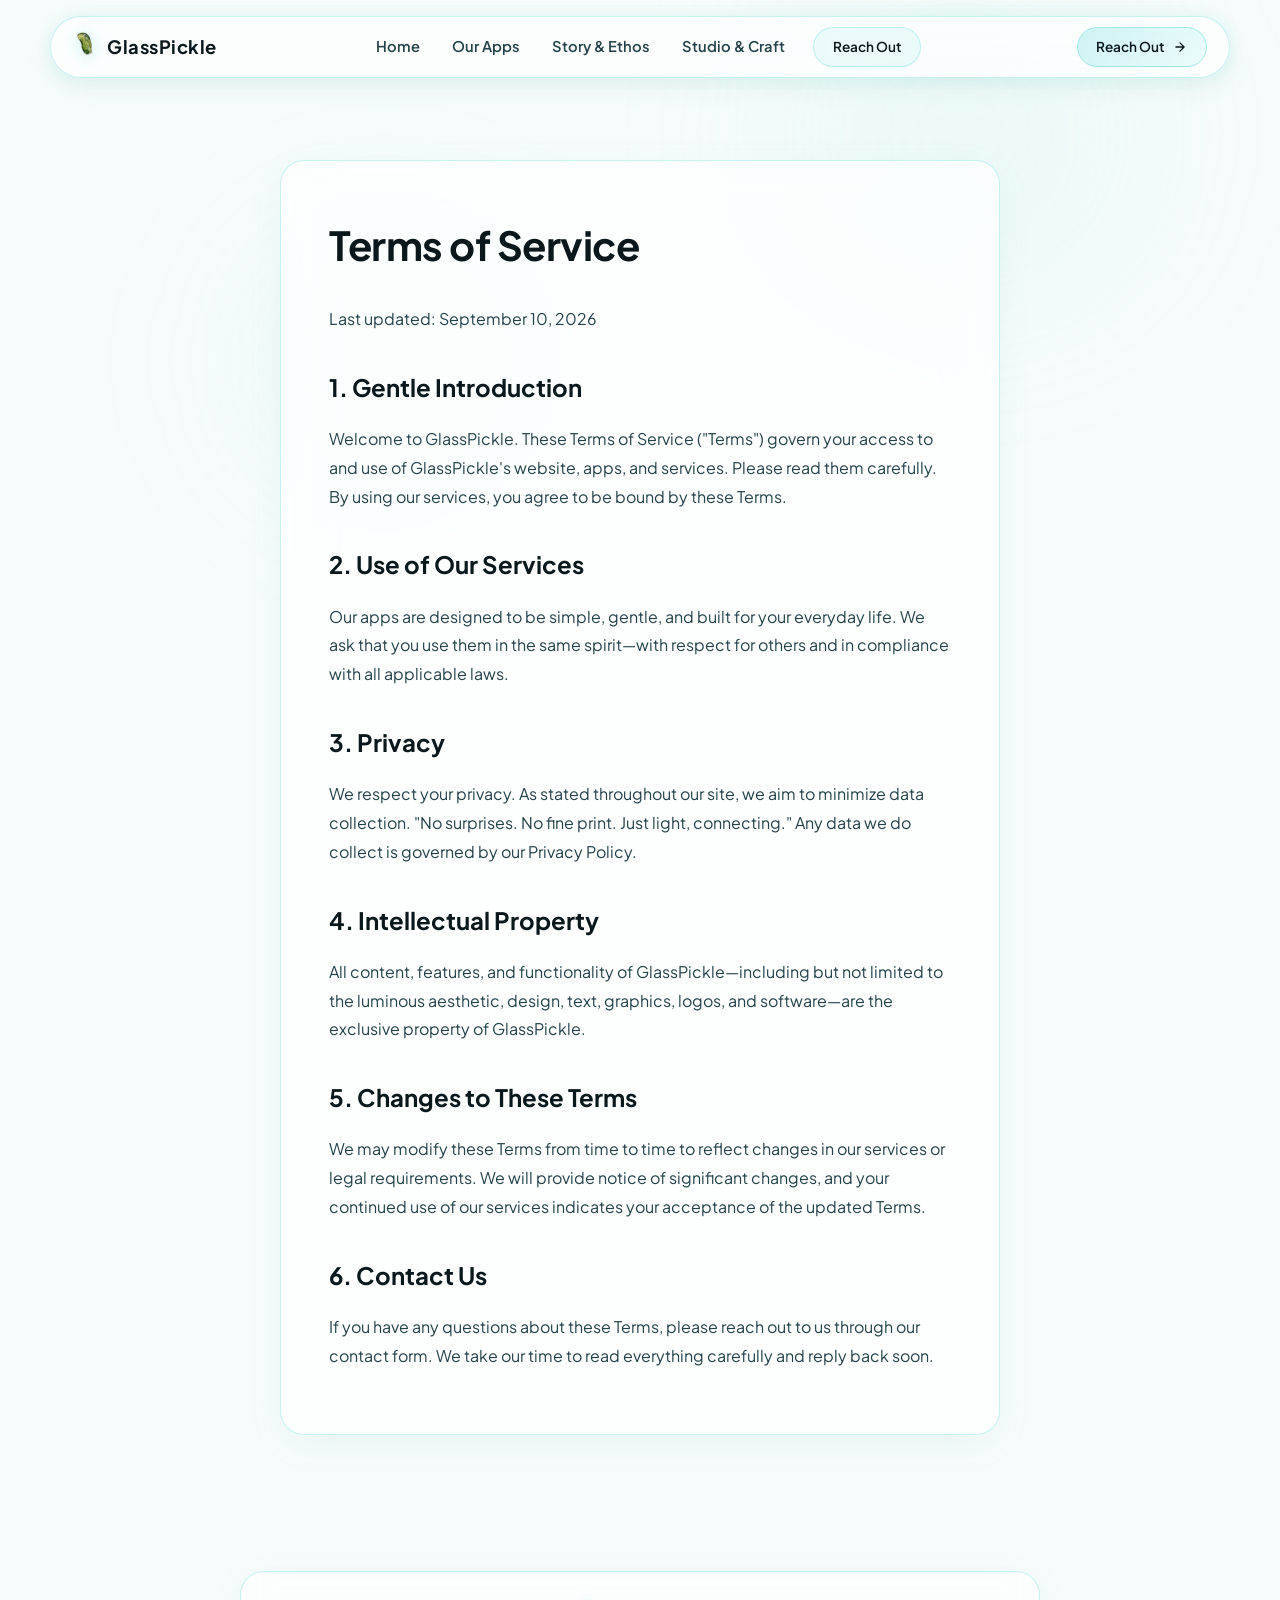
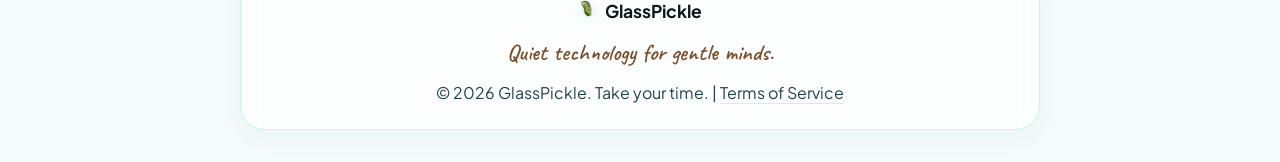
<file: TsAndCs/index.html>
<!DOCTYPE html>
<html lang="en">

<head>
  <meta charset="UTF-8">
  <meta name="viewport" content="width=device-width, initial-scale=1.0">
  <title>Terms of Service — GlassPickle</title>
  <meta name="description"
    content="GlassPickle Terms of Service.">
  <link rel="preconnect" href="https://fonts.googleapis.com">
  <link rel="preconnect" href="https://fonts.gstatic.com" crossorigin>
  <link
    href="https://fonts.googleapis.com/css2?family=Caveat:wght@400..700&family=Marck+Script&family=Plus+Jakarta+Sans:ital,wght@0,300;0,400;0,500;0,600;0,700;1,300;1,400&family=Playfair+Display:ital,wght@0,400;0,500;1,400&display=swap"
    rel="stylesheet">
  <link rel="stylesheet" href="styles.css">
  <style>
    /* Unique styles for subpages can go here, or we reuse main styles */
    .subpage-main {
      padding: 10rem 2.5rem 5rem;
      max-width: 800px;
      margin: 0 auto;
      min-height: 80vh;
      position: relative;
      z-index: 10;
    }
    .tos-content {
      background: rgba(255, 255, 255, 0.75);
      backdrop-filter: blur(24px) saturate(180%);
      -webkit-backdrop-filter: blur(24px) saturate(180%);
      border: 1px solid var(--glass-border);
      border-radius: 24px;
      padding: 3rem;
      box-shadow: 0 10px 40px -10px rgba(100, 180, 180, 0.15);
      color: var(--text-body);
      line-height: 1.8;
    }
    .tos-content h1 {
      font-size: 2.5rem;
      color: var(--text-heading);
      margin-bottom: 1.5rem;
      letter-spacing: -0.5px;
    }
    .tos-content h2 {
      font-size: 1.5rem;
      color: var(--text-heading);
      margin-top: 2rem;
      margin-bottom: 1rem;
    }
    .tos-content p {
      margin-bottom: 1rem;
    }
  </style>
</head>

<body>

  <!-- Top Navigation Bar -->
  <header class="top-nav">
    <a href="index.html" class="brand-logo" aria-label="GlassPickle Home">
      <img src="media/logo.png" alt="GlassPickle Logo" class="brand-logo-img">
      <span class="logo-text">GlassPickle</span>
    </a>

    <nav class="nav-links" id="nav-menu" aria-label="Primary Navigation">
      <a href="index.html" class="nav-link">Home</a>
      <a href="apps.html" class="nav-link">Our Apps</a>
      <a href="story.html" class="nav-link">Story & Ethos</a>
      <a href="craft.html" class="nav-link">Studio & Craft</a>
      <a href="index.html#contact-section" class="glass-pill-btn nav-mobile-cta">Reach Out</a>
    </nav>

    <div class="nav-actions">
      <a href="index.html#contact-section" class="glass-pill-btn reach-out-btn">
        <span>Reach Out</span>
        <svg class="nav-icon" width="14" height="14" viewBox="0 0 24 24" fill="none" stroke="currentColor"
          stroke-width="2.2" stroke-linecap="round" stroke-linejoin="round">
          <path d="M5 12h14M12 5l7 7-7 7" />
        </svg>
      </a>
    </div>
  </header>

  <!-- Background Elements -->
  <div class="canvas-viewport" aria-hidden="true" style="background-color: var(--bg-light);">
    <div class="ambient-glow" style="top: 20%; left: 10%; width: 40vw; height: 40vh;"></div>
    <div class="ambient-glow" style="top: -10%; left: 50%; width: 50vw; height: 50vh; background: radial-gradient(circle, rgba(160, 231, 229, 0.15) 0%, transparent 70%);"></div>
  </div>

  <main class="subpage-main">
    <div class="tos-content">
      <h1>Terms of Service</h1>
      <p>Last updated: September 10, 2026</p>
      
      <h2>1. Gentle Introduction</h2>
      <p>Welcome to GlassPickle. These Terms of Service ("Terms") govern your access to and use of GlassPickle's website, apps, and services. Please read them carefully. By using our services, you agree to be bound by these Terms.</p>
      
      <h2>2. Use of Our Services</h2>
      <p>Our apps are designed to be simple, gentle, and built for your everyday life. We ask that you use them in the same spirit—with respect for others and in compliance with all applicable laws.</p>
      
      <h2>3. Privacy</h2>
      <p>We respect your privacy. As stated throughout our site, we aim to minimize data collection. "No surprises. No fine print. Just light, connecting." Any data we do collect is governed by our Privacy Policy.</p>
      
      <h2>4. Intellectual Property</h2>
      <p>All content, features, and functionality of GlassPickle—including but not limited to the luminous aesthetic, design, text, graphics, logos, and software—are the exclusive property of GlassPickle.</p>
      
      <h2>5. Changes to These Terms</h2>
      <p>We may modify these Terms from time to time to reflect changes in our services or legal requirements. We will provide notice of significant changes, and your continued use of our services indicates your acceptance of the updated Terms.</p>
      
      <h2>6. Contact Us</h2>
      <p>If you have any questions about these Terms, please reach out to us through our contact form. We take our time to read everything carefully and reply back soon.</p>
    </div>
  </main>

  <footer class="calm-footer" style="position: relative; z-index: 10; padding-bottom: 2rem;">
    <div class="footer-glass" style="max-width: 800px; margin: 0 auto;">
      <div class="footer-brand">
        <img src="media/logo.png" alt="GlassPickle" class="footer-logo-img">
        <span>GlassPickle</span>
      </div>
      <div class="footer-text">Quiet technology for gentle minds.</div>
      <div class="footer-copy">
        &copy; <span id="current-year">2026</span> GlassPickle. Take your time. | <a href="tos.html" class="tos-link" style="color: inherit; text-decoration: none; border-bottom: 1px solid var(--glass-border);">Terms of Service</a>
      </div>
    </div>
  </footer>

  <script>
    document.getElementById('current-year').textContent = new Date().getFullYear();
  </script>
</body>
</html>
</file>
<file: TsAndCs/styles.css>
/* ==========================================================================
   GlassPickle — Luminous Light Aesthetic & Serene Crystal Experience
   ========================================================================== */

:root {
  --font-sans: 'Plus Jakarta Sans', -apple-system, BlinkMacSystemFont, 'Segoe UI', Roboto, sans-serif;
  --font-handwritten: 'Caveat', 'Marck Script', cursive;
  --font-serif: 'Playfair Display', Georgia, serif;

  /* Specified Mint / Teal Light Palette */
  --teal-primary: #87E0E0;
  --teal-light: #A0E7E5;
  --teal-soft: #BAEDE6;
  --teal-pale: #CEF2EE;
  --teal-ice: #DBF9F9;

  /* Sunlit Warm Earth Brown Tones */
  --brown-deep: #4A2E1B;
  --brown-primary: #7C4F2D;
  --brown-warm: #9E6C42;
  --brown-accent: #C28B58;
  --brown-soft: #EAD8C7;

  /* Luminous Light System */
  --bg-light: #F6FCFB;
  --bg-card: rgba(255, 255, 255, 0.78);
  --bg-card-hover: rgba(255, 255, 255, 0.92);

  --text-dark: #122227;
  --text-heading: #0A171B;
  --text-body: #244149;
  --text-dim: #5A7B84;
  --text-light: #FFFFFF;

  /* Frosted Glass Elements (Luminous Crystal) */
  --glass-bg: rgba(255, 255, 255, 0.68);
  --glass-bg-hover: rgba(255, 255, 255, 0.88);
  --glass-border: rgba(135, 224, 224, 0.45);
  --glass-border-light: rgba(160, 231, 229, 0.65);
  --glass-highlight: rgba(255, 255, 255, 0.95);
  --glass-shadow: 0 16px 40px -10px rgba(100, 180, 180, 0.16), 0 0 20px rgba(135, 224, 224, 0.12);

  --accent-glow: rgba(135, 224, 224, 0.4);
  --accent-warm: var(--brown-warm);

  --ease-gentle: cubic-bezier(0.16, 1, 0.3, 1);
  --ease-spring: cubic-bezier(0.34, 1.56, 0.64, 1);
}

/* ----------------- Reset & Base ----------------- */
*,
*::before,
*::after {
  box-sizing: border-box;
  margin: 0;
  padding: 0;
}

html {
  font-family: var(--font-sans);
  background-color: var(--bg-light);
  color: var(--text-dark);
  scroll-behavior: smooth;
  -webkit-font-smoothing: antialiased;
  -moz-osx-font-smoothing: grayscale;
}

body {
  overflow-x: hidden;
  min-height: 100vh;
  position: relative;
  background-color: var(--bg-light);
  line-height: 1.6;
  color: var(--text-body);
}

/* ----------------- Fixed Background Canvas (Crystal-Clear Sunlit Viewport) ----------------- */
.canvas-viewport {
  position: fixed;
  inset: 0;
  width: 100vw;
  height: 100vh;
  z-index: 1;
  pointer-events: none;
  overflow: hidden;
  background-color: #eaf6f5;
}

#video-canvas,
#scroll-video {
  width: 100%;
  height: 100%;
  object-fit: cover;
  display: block;
}

/* Subtle, clear vignette — NO thick milky fog */
.vignette-overlay {
  position: absolute;
  inset: 0;
  background: radial-gradient(ellipse at center, transparent 50%, rgba(235, 248, 246, 0.15) 80%, rgba(220, 244, 242, 0.28) 100%);
  pointer-events: none;
}

.ambient-glow {
  position: absolute;
  top: -10%;
  left: 25%;
  width: 50vw;
  height: 50vh;
  border-radius: 50%;
  background: radial-gradient(circle, rgba(160, 231, 229, 0.1) 0%, transparent 70%);
  filter: blur(60px);
  pointer-events: none;
}

/* ----------------- Top Navigation (Luminous Crystal Glass) ----------------- */
.top-nav {
  position: fixed;
  top: 1rem;
  left: 50%;
  transform: translateX(-50%);
  width: calc(100% - 2.5rem);
  max-width: 1180px;
  z-index: 100;
  display: flex;
  align-items: center;
  justify-content: space-between;
  padding: 0.55rem 1.4rem;
  background: rgba(255, 255, 255, 0.65);
  backdrop-filter: blur(18px);
  -webkit-backdrop-filter: blur(18px);
  border: 1px solid rgba(135, 224, 224, 0.45);
  border-radius: 999px;
  box-shadow: 0 8px 24px rgba(100, 180, 180, 0.14), 0 0 16px rgba(135, 224, 224, 0.14);
}

.brand-logo {
  display: flex;
  align-items: center;
  gap: 0.65rem;
  font-weight: 700;
  font-size: 1.15rem;
  letter-spacing: 0.5px;
  color: var(--text-heading);
  text-decoration: none;
  transition: transform 0.25s var(--ease-gentle), opacity 0.25s ease;
}

.brand-logo:hover {
  transform: translateY(-1px);
  opacity: 0.95;
}

/* Full Uncropped Glass Pickle Logo */
.brand-logo-img {
  height: 42px;
  width: auto;
  max-width: 36px;
  object-fit: contain;
  border-radius: 0;
  background: transparent;
  border: none;
  filter: drop-shadow(0 2px 8px rgba(135, 224, 224, 0.6));
  transition: transform 0.35s var(--ease-spring), filter 0.35s ease;
}

.brand-logo:hover .brand-logo-img {
  transform: scale(1.1) rotate(4deg);
  filter: drop-shadow(0 4px 14px rgba(135, 224, 224, 0.85));
}

.logo-text {
  font-family: var(--font-sans);
  font-weight: 700;
  color: var(--text-heading);
  text-shadow: 0 1px 2px rgba(255, 255, 255, 0.8);
}

.nav-links {
  display: flex;
  align-items: center;
  gap: 1.6rem;
}

.nav-link {
  font-size: 0.92rem;
  font-weight: 600;
  color: var(--text-body);
  text-decoration: none;
  transition: color 0.25s ease, text-shadow 0.25s ease;
  position: relative;
  padding: 0.3rem 0.2rem;
}

.nav-link::after {
  content: '';
  position: absolute;
  bottom: 0;
  left: 0;
  width: 0%;
  height: 2px;
  background: linear-gradient(90deg, var(--teal-primary), var(--brown-warm));
  border-radius: 999px;
  transition: width 0.3s var(--ease-gentle);
}

.nav-link:hover,
.nav-link.is-active {
  color: var(--brown-deep);
}

.nav-link:hover::after,
.nav-link.is-active::after {
  width: 100%;
}

.nav-actions {
  display: flex;
  align-items: center;
  gap: 0.75rem;
}

.mobile-nav-toggle {
  display: none;
  background: rgba(135, 224, 224, 0.15);
  border: 1px solid var(--glass-border);
  border-radius: 50%;
  width: 38px;
  height: 38px;
  color: var(--text-heading);
  cursor: pointer;
  align-items: center;
  justify-content: center;
  transition: all 0.2s ease;
}

.glass-pill-btn {
  background: rgba(135, 224, 224, 0.15);
  border: 1px solid var(--glass-border);
  color: var(--text-heading);
  padding: 0.5rem 1.15rem;
  border-radius: 999px;
  font-size: 0.85rem;
  font-weight: 600;
  cursor: pointer;
  text-decoration: none;
  display: inline-flex;
  align-items: center;
  gap: 0.5rem;
  transition: all 0.3s var(--ease-gentle);
  backdrop-filter: blur(10px);
}

.glass-pill-btn:hover {
  background: rgba(135, 224, 224, 0.3);
  border-color: var(--teal-primary);
  color: var(--brown-deep);
  transform: translateY(-1px);
  box-shadow: 0 4px 18px rgba(135, 224, 224, 0.28);
}

.reach-out-btn {
  background: linear-gradient(135deg, rgba(135, 224, 224, 0.4), rgba(219, 249, 249, 0.5));
  border-color: var(--teal-light);
  color: var(--text-heading);
}

.reach-out-btn:hover {
  background: linear-gradient(135deg, rgba(135, 224, 224, 0.55), rgba(160, 231, 229, 0.4));
  box-shadow: 0 4px 20px rgba(135, 224, 224, 0.4);
}

.nav-icon {
  transition: transform 0.2s ease;
}

.reach-out-btn:hover .nav-icon {
  transform: translateX(3px);
}

/* ----------------- Scroll Timeline Progress ----------------- */
.scroll-timeline {
  position: fixed;
  right: 1.5rem;
  top: 50%;
  transform: translateY(-50%);
  height: 140px;
  width: 3px;
  background: rgba(135, 224, 224, 0.35);
  border-radius: 999px;
  z-index: 90;
}

.timeline-bar {
  width: 100%;
  height: 0%;
  background: linear-gradient(180deg, var(--teal-primary), var(--brown-warm));
  border-radius: 999px;
  box-shadow: 0 0 10px rgba(135, 224, 224, 0.6);
  transition: height 0.1s ease-out;
}

/* ----------------- Scroll Story Track & Cardless Scenes ----------------- */
.scroll-story {
  position: relative;
  z-index: 10;
  width: 100%;
}

.scene-panel {
  min-height: 100vh;
  display: flex;
  align-items: center;
  padding: 5rem 2.5rem;
  position: relative;
}

.scene-1 {
  min-height: 100vh;
  justify-content: center;
}

.scene-2,
.scene-4 {
  justify-content: flex-start;
  padding-left: 9vw;
}

.scene-3 {
  justify-content: flex-end;
  padding-right: 9vw;
}

.scene-5 {
  justify-content: center;
}

.scene-6 {
  min-height: 120vh;
  display: flex;
  flex-direction: column;
  justify-content: center;
  align-items: center;
  padding-top: 6rem;
  padding-bottom: 4rem;
}

/* ----------------- Pure Floating Typography (Clear Light Theme, No Cards, No Fog) ----------------- */
.scene-content {
  width: 100%;
  max-width: 640px;
  padding: 1.5rem 0;
  background: transparent;
  border: none;
  box-shadow: none;

  opacity: 0.15;
  transform: translateY(30px);
  filter: none;
  /* No foggy blur filter */
  transition: opacity 0.75s var(--ease-gentle), transform 0.75s var(--ease-gentle);
  will-change: opacity, transform;
}

.scene-content.is-active {
  opacity: 1;
  transform: translateY(0);
}

.scene-content-center {
  text-align: center;
  max-width: 700px;
  margin: 0 auto;
}

.scene-content-left {
  text-align: left;
}

.scene-content-right {
  text-align: right;
}

/* ==========================================================================
   Natural Human Handwriting ("Welcome to")
   ========================================================================== */
.natural-handwriting-banner {
  display: inline-flex;
  align-items: center;
  justify-content: center;
  margin-bottom: 1.15rem;
  cursor: pointer;
  user-select: none;
}

.welcome-handwritten-badge {
  display: inline-flex;
  align-items: center;
  gap: 0.6rem;
  padding: 0.45rem 1.35rem;
  background: rgba(255, 255, 255, 0.9);
  border: 1px solid var(--glass-border);
  border-radius: 999px;
  backdrop-filter: blur(14px);
  -webkit-backdrop-filter: blur(14px);
  box-shadow: 0 4px 18px rgba(100, 180, 180, 0.16), 0 1px 3px rgba(0, 0, 0, 0.04);
  transition: transform 0.25s var(--ease-spring), box-shadow 0.25s ease, background-color 0.25s;
}

.welcome-handwritten-badge:hover {
  transform: translateY(-2px);
  background: rgba(255, 255, 255, 0.98);
  box-shadow: 0 6px 24px rgba(135, 224, 224, 0.35);
}

.welcome-sparkle-icon {
  color: var(--brown-warm);
  display: flex;
  align-items: center;
  animation: sparkleRotate 6s linear infinite;
}

@keyframes sparkleRotate {
  0% {
    transform: rotate(0deg);
  }

  100% {
    transform: rotate(360deg);
  }
}

.welcome-text-print {
  font-family: var(--font-handwritten);
  font-size: clamp(1.4rem, 4vw, 1.85rem);
  font-weight: 700;
  color: var(--brown-deep);
  letter-spacing: 0.5px;
  line-height: 1;
  text-shadow: 0 1px 2px rgba(255, 255, 255, 0.9);
  min-height: 1.85rem;
  display: inline-flex;
  align-items: center;
}

.welcome-ink-cursor {
  display: inline-block;
  width: 2px;
  height: 1.35rem;
  background: linear-gradient(180deg, var(--teal-primary), var(--brown-primary));
  border-radius: 999px;
  margin-left: 2px;
  animation: inkCursorBlink 0.85s infinite ease-in-out;
  box-shadow: 0 0 6px rgba(135, 224, 224, 0.7);
  transition: opacity 0.4s ease;
}

.welcome-ink-cursor.is-hidden {
  opacity: 0;
  animation: none;
}

@keyframes inkCursorBlink {

  0%,
  100% {
    opacity: 1;
    transform: scaleY(1);
  }

  50% {
    opacity: 0;
    transform: scaleY(0.65);
  }
}

/* Hero Section (Scene 1) Floating Style */
.gentle-tag {
  display: inline-flex;
  align-items: center;
  gap: 0.5rem;
  font-size: 0.82rem;
  text-transform: uppercase;
  letter-spacing: 2.5px;
  color: var(--brown-deep);
  background: rgba(255, 255, 255, 0.85);
  border: 1px solid var(--glass-border);
  padding: 0.35rem 1.1rem;
  border-radius: 999px;
  margin-bottom: 1.25rem;
  font-weight: 700;
  backdrop-filter: blur(12px);
  box-shadow: 0 4px 15px rgba(100, 180, 180, 0.15);
}

.tag-icon {
  color: var(--brown-warm);
}

.hero-brand {
  font-size: clamp(3.4rem, 8vw, 5.5rem);
  font-weight: 800;
  letter-spacing: -1.5px;
  line-height: 1.05;
  color: var(--text-heading);
  text-shadow: 0 2px 12px rgba(255, 255, 255, 0.8), 0 1px 2px rgba(0, 0, 0, 0.06);
  margin-bottom: 0.5rem;
}

.handwritten-subtitle {
  font-family: var(--font-handwritten);
  font-size: clamp(2.5rem, 5vw, 3.6rem);
  color: var(--brown-primary);
  font-weight: 600;
  margin-bottom: 2.25rem;
  line-height: 1.2;
}

.glass-cue-line {
  display: inline-flex;
  align-items: center;
  gap: 0.85rem;
  padding: 0.65rem 1.6rem;
  background: rgba(255, 255, 255, 0.85);
  border: 1px solid var(--glass-border);
  border-radius: 999px;
  font-size: 0.9rem;
  font-weight: 600;
  color: var(--text-body);
  letter-spacing: 0.3px;
  backdrop-filter: blur(12px);
  box-shadow: 0 4px 16px rgba(100, 180, 180, 0.12);
}

.cue-dot {
  width: 6px;
  height: 6px;
  border-radius: 50%;
  background-color: var(--teal-primary);
  box-shadow: 0 0 8px var(--teal-primary);
}

/* Narrative Story Elements */
.scene-index {
  display: inline-block;
  font-size: 0.82rem;
  text-transform: uppercase;
  letter-spacing: 2px;
  color: var(--brown-primary);
  font-weight: 700;
  margin-bottom: 0.75rem;
  background: rgba(255, 255, 255, 0.7);
  padding: 0.3rem 0.85rem;
  border-radius: 8px;
  border: 1px solid rgba(135, 224, 224, 0.4);
}

.scene-title {
  margin-bottom: 1.25rem;
  color: var(--text-heading);
}

.handwritten-large {
  font-family: var(--font-handwritten);
  font-size: clamp(2.8rem, 5.5vw, 3.8rem);
  line-height: 1.15;
  font-weight: 700;
  color: var(--text-heading);
  text-shadow: 0 2px 15px rgba(255, 255, 255, 0.95);
}

.scene-body {
  font-size: 1.18rem;
  color: var(--text-body);
  display: flex;
  flex-direction: column;
  gap: 0.65rem;
  line-height: 1.7;
  font-weight: 500;
}

.scene-body p {
  margin: 0;
}

.highlight-text {
  font-family: var(--font-handwritten);
  font-size: 1.9rem;
  color: var(--brown-primary) !important;
  line-height: 1.35;
  margin-top: 0.5rem !important;
  font-weight: 600;
}

/* Pavilion */
.pavilion-content {
  max-width: 680px;
}

.card-actions {
  margin-top: 2.25rem;
  display: flex;
  justify-content: center;
}

.action-btn {
  display: inline-flex;
  align-items: center;
  gap: 0.65rem;
  padding: 0.9rem 2.25rem;
  border-radius: 999px;
  font-size: 1.05rem;
  font-weight: 700;
  color: var(--text-heading);
  text-decoration: none;
  cursor: pointer;
  transition: all 0.35s var(--ease-gentle);
  position: relative;
  overflow: hidden;
}

.glass-glow-btn {
  background: linear-gradient(135deg, rgba(135, 224, 224, 0.5), rgba(219, 249, 249, 0.7));
  border: 1px solid var(--teal-primary);
  box-shadow: 0 10px 30px rgba(135, 224, 224, 0.3), 0 0 25px rgba(135, 224, 224, 0.35);
  backdrop-filter: blur(14px);
}

.glass-glow-btn:hover {
  transform: translateY(-2px) scale(1.03);
  background: linear-gradient(135deg, rgba(135, 224, 224, 0.7), rgba(160, 231, 229, 0.6));
  border-color: var(--teal-primary);
  box-shadow: 0 15px 40px rgba(135, 224, 224, 0.45);
}

/* ----------------- Scene 6: Interactive Calm Contact Form (Light Crystal) ----------------- */
.contact-wrapper {
  max-width: 780px;
  padding: 3.25rem 2.75rem;
  width: 94%;
  background: rgba(255, 255, 255, 0.75);
  backdrop-filter: blur(24px) saturate(180%);
  -webkit-backdrop-filter: blur(24px) saturate(180%);
  border: 1px solid var(--glass-border);
  border-radius: 32px;
  box-shadow: 0 20px 50px -10px rgba(100, 180, 180, 0.2), 0 0 30px rgba(135, 224, 224, 0.15);
  position: relative;
  overflow: hidden;
}

.contact-header {
  text-align: center;
  margin-bottom: 2.25rem;
}

.contact-intro {
  margin-top: 0.75rem;
  font-size: 1.05rem;
  color: var(--text-dim);
}

.calm-form {
  display: flex;
  flex-direction: column;
  gap: 1.6rem;
  position: relative;
}

.form-group-block {
  display: flex;
  flex-direction: column;
  gap: 0.75rem;
}

.form-label,
.field-label {
  font-size: 0.95rem;
  font-weight: 600;
  color: var(--text-heading);
  letter-spacing: 0.2px;
}

.sub-label {
  font-size: 0.88rem;
  color: var(--text-dim);
  margin-bottom: 0.5rem;
}

/* Radio Pill Group */
.pill-group {
  display: grid;
  grid-template-columns: repeat(auto-fit, minmax(220px, 1fr));
  gap: 0.85rem;
}

.pill-choice input {
  display: none;
}

.pill-glass {
  display: flex;
  align-items: center;
  gap: 0.75rem;
  padding: 0.9rem 1.25rem;
  border-radius: 18px;
  background: rgba(255, 255, 255, 0.6);
  border: 1px solid var(--glass-border);
  color: var(--text-body);
  font-size: 0.95rem;
  font-weight: 600;
  cursor: pointer;
  transition: all 0.25s var(--ease-gentle);
  user-select: none;
}

.pill-icon-svg {
  display: inline-flex;
  align-items: center;
  justify-content: center;
  width: 20px;
  height: 20px;
  color: var(--brown-warm);
  flex-shrink: 0;
}

.pill-icon-svg svg {
  width: 100%;
  height: 100%;
}

.pill-choice input:checked+.pill-glass {
  background: rgba(135, 224, 224, 0.35);
  border-color: var(--teal-primary);
  color: var(--brown-deep);
  box-shadow: 0 4px 18px rgba(135, 224, 224, 0.35), inset 0 1px 0 #ffffff;
}

.pill-glass:hover {
  background: rgba(255, 255, 255, 0.85);
  border-color: var(--teal-primary);
}

/* Branching Panel */
.branch-panel {
  display: flex;
  flex-direction: column;
  gap: 1.4rem;
  padding: 1.4rem;
  border-radius: 20px;
  background: rgba(246, 252, 251, 0.7);
  border: 1px dashed rgba(135, 224, 224, 0.6);
  animation: smoothAppear 0.4s var(--ease-gentle);
}

.branch-panel.is-hidden,
.subcategory-panel.is-hidden {
  display: none;
}

@keyframes smoothAppear {
  from {
    opacity: 0;
    transform: translateY(-8px);
  }

  to {
    opacity: 1;
    transform: translateY(0);
  }
}

/* Subcategory Chips */
.chips-grid {
  display: flex;
  flex-wrap: wrap;
  gap: 0.6rem;
}

.chip-item input {
  display: none;
}

.chip-glass {
  display: inline-flex;
  align-items: center;
  gap: 0.5rem;
  padding: 0.6rem 1.1rem;
  border-radius: 999px;
  background: rgba(255, 255, 255, 0.6);
  border: 1px solid var(--glass-border);
  color: var(--text-body);
  font-size: 0.88rem;
  font-weight: 500;
  cursor: pointer;
  transition: all 0.2s var(--ease-gentle);
  user-select: none;
}

.chip-icon-svg {
  width: 15px;
  height: 15px;
  color: var(--brown-warm);
  flex-shrink: 0;
}

.chip-item input:checked+.chip-glass {
  background: rgba(135, 224, 224, 0.4);
  border-color: var(--teal-primary);
  color: var(--brown-deep);
  font-weight: 600;
  box-shadow: 0 2px 12px rgba(135, 224, 224, 0.35);
}

.chip-glass:hover {
  background: rgba(255, 255, 255, 0.9);
  border-color: var(--teal-primary);
}

/* Form Inputs */
.form-row-dual {
  display: grid;
  grid-template-columns: 1fr 1fr;
  gap: 1.25rem;
}

.form-field {
  display: flex;
  flex-direction: column;
  gap: 0.5rem;
}

.glass-input {
  width: 100%;
  padding: 0.9rem 1.2rem;
  border-radius: 16px;
  background: rgba(255, 255, 255, 0.8);
  border: 1px solid var(--glass-border);
  color: var(--text-dark);
  font-family: var(--font-sans);
  font-size: 0.95rem;
  font-weight: 500;
  transition: all 0.25s var(--ease-gentle);
  backdrop-filter: blur(8px);
}

.glass-input::placeholder {
  color: var(--text-dim);
}

.glass-input:focus {
  outline: none;
  border-color: var(--teal-primary);
  background: #ffffff;
  box-shadow: 0 0 18px rgba(135, 224, 224, 0.35);
}

.glass-textarea {
  resize: vertical;
  min-height: 110px;
}

/* Timeline Pills */
.timeline-pills {
  display: flex;
  flex-wrap: wrap;
  gap: 0.65rem;
}

.timeline-pill input {
  display: none;
}

.timeline-pill span {
  display: inline-flex;
  align-items: center;
  gap: 0.45rem;
  padding: 0.55rem 1.1rem;
  border-radius: 14px;
  background: rgba(255, 255, 255, 0.6);
  border: 1px solid var(--glass-border);
  color: var(--text-body);
  font-size: 0.88rem;
  font-weight: 500;
  cursor: pointer;
  transition: all 0.2s ease;
}

.pill-inline-icon {
  width: 15px;
  height: 15px;
  color: var(--brown-warm);
}

.timeline-pill input:checked+span {
  background: rgba(212, 163, 115, 0.3);
  border-color: var(--brown-warm);
  color: var(--brown-deep);
  font-weight: 600;
  box-shadow: 0 2px 12px rgba(212, 163, 115, 0.3);
}

/* Form Actions */
.form-actions {
  display: flex;
  flex-direction: column;
  align-items: center;
  gap: 0.85rem;
  margin-top: 0.5rem;
}

.submit-glass-btn {
  width: 100%;
  max-width: 320px;
  padding: 1rem 2rem;
  border-radius: 999px;
  background: linear-gradient(135deg, rgba(135, 224, 224, 0.6), rgba(212, 163, 115, 0.45));
  border: 1px solid var(--teal-primary);
  color: var(--text-heading);
  font-family: var(--font-sans);
  font-size: 1.05rem;
  font-weight: 700;
  letter-spacing: 0.5px;
  cursor: pointer;
  display: flex;
  align-items: center;
  justify-content: center;
  gap: 0.75rem;
  transition: all 0.3s var(--ease-gentle);
  box-shadow: 0 10px 30px rgba(100, 180, 180, 0.25);
}

.submit-glass-btn:hover {
  background: linear-gradient(135deg, rgba(135, 224, 224, 0.8), rgba(212, 163, 115, 0.6));
  border-color: var(--teal-primary);
  transform: translateY(-2px);
  box-shadow: 0 15px 40px rgba(100, 180, 180, 0.35);
}

.btn-arrow-svg {
  transition: transform 0.25s ease;
}

.submit-glass-btn:hover .btn-arrow-svg {
  transform: translateX(4px);
}

.form-privacy-note {
  font-size: 0.85rem;
  color: var(--text-dim);
}

/* Form Success Card */
.form-success-card {
  position: absolute;
  inset: 0;
  padding: 3rem;
  display: flex;
  flex-direction: column;
  align-items: center;
  justify-content: center;
  text-align: center;
  background: rgba(255, 255, 255, 0.96);
  z-index: 20;
  animation: smoothAppear 0.5s var(--ease-gentle);
}

.form-success-card.is-hidden {
  display: none;
}

.success-icon-svg {
  width: 52px;
  height: 52px;
  color: var(--teal-primary);
  margin-bottom: 1rem;
}

.success-icon-svg svg {
  width: 100%;
  height: 100%;
}

.form-success-card p {
  color: var(--text-body);
  max-width: 440px;
  margin: 1rem 0 2rem;
  font-size: 1.05rem;
}

/* ==========================================================================
   Handwritten Journal Subpages (Light Organic Sunlit Paper Aesthetic)
   ========================================================================== */
.subpage-container {
  min-height: 100vh;
  padding-top: 7rem;
  padding-bottom: 5rem;
  padding-left: 1.5rem;
  padding-right: 1.5rem;
  max-width: 1100px;
  margin: 0 auto;
  position: relative;
  z-index: 10;
}

/* Ambient Static Soft Light for Subpages */
.subpage-backdrop {
  position: fixed;
  inset: 0;
  z-index: 1;
  pointer-events: none;
  background: radial-gradient(circle at 50% 15%, #ffffff 0%, #edf8f7 50%, #e2f4f3 100%);
}

.subpage-backdrop::after {
  content: '';
  position: absolute;
  top: 5%;
  left: 20%;
  width: 60vw;
  height: 60vh;
  background: radial-gradient(circle, rgba(160, 231, 229, 0.35) 0%, transparent 65%);
  filter: blur(80px);
}

.journal-header {
  text-align: center;
  margin-bottom: 4rem;
}

.journal-title {
  font-size: clamp(2.8rem, 6vw, 4.4rem);
  font-weight: 800;
  color: var(--text-heading);
  margin-bottom: 0.6rem;
  text-shadow: 0 2px 10px rgba(135, 224, 224, 0.3);
}

.journal-subtitle {
  font-family: var(--font-handwritten);
  font-size: clamp(2rem, 4vw, 2.9rem);
  color: var(--brown-primary);
  font-weight: 600;
}

/* Handwritten Sheet / Story Cards (Bright Sunlit Paper) */
.journal-sheet {
  background: rgba(255, 255, 255, 0.85);
  border: 1px solid var(--glass-border);
  backdrop-filter: blur(16px);
  -webkit-backdrop-filter: blur(16px);
  border-radius: 28px;
  padding: 3.5rem 3rem;
  margin-bottom: 2.5rem;
  box-shadow: 0 20px 45px -10px rgba(100, 180, 180, 0.16), 0 0 25px rgba(135, 224, 224, 0.15);
  position: relative;
}

.sheet-tag {
  font-family: var(--font-handwritten);
  font-size: 1.6rem;
  color: var(--brown-primary);
  margin-bottom: 0.85rem;
  display: block;
  font-weight: 700;
}

.journal-sheet h3 {
  font-size: clamp(1.8rem, 3.5vw, 2.4rem);
  color: var(--text-heading);
  margin-bottom: 1.25rem;
  line-height: 1.2;
}

.journal-body {
  font-size: 1.15rem;
  color: var(--text-body);
  line-height: 1.8;
  display: flex;
  flex-direction: column;
  gap: 1.25rem;
}

.handwritten-callout {
  font-family: var(--font-handwritten);
  font-size: 1.95rem;
  line-height: 1.35;
  color: var(--brown-deep);
  padding: 1.35rem 1.85rem;
  border-left: 4px solid var(--brown-warm);
  background: rgba(212, 163, 115, 0.15);
  border-radius: 0 18px 18px 0;
  margin: 1.5rem 0;
  font-weight: 600;
}

/* Apps Showcase Grid (Luminous Cards) */
.apps-grid-handwritten {
  display: grid;
  grid-template-columns: repeat(auto-fit, minmax(320px, 1fr));
  gap: 2rem;
  margin-bottom: 3.5rem;
}

.app-card-handwritten {
  background: rgba(255, 255, 255, 0.85);
  border: 1px solid var(--glass-border);
  border-radius: 26px;
  padding: 2.5rem 2.25rem;
  backdrop-filter: blur(14px);
  transition: transform 0.3s var(--ease-gentle), border-color 0.3s ease, box-shadow 0.3s ease;
  display: flex;
  flex-direction: column;
  justify-content: space-between;
  box-shadow: 0 15px 35px -10px rgba(100, 180, 180, 0.14);
}

.app-card-handwritten:hover {
  transform: translateY(-4px);
  border-color: var(--teal-primary);
  background: #ffffff;
  box-shadow: 0 20px 45px rgba(100, 180, 180, 0.25);
}

.app-card-top {
  display: flex;
  align-items: center;
  justify-content: space-between;
  margin-bottom: 1.25rem;
}

.app-icon-badge {
  width: 48px;
  height: 48px;
  border-radius: 16px;
  background: rgba(135, 224, 224, 0.25);
  border: 1px solid var(--teal-primary);
  display: grid;
  place-items: center;
  color: var(--brown-deep);
}

.app-badge-tag {
  font-size: 0.78rem;
  text-transform: uppercase;
  letter-spacing: 1.5px;
  color: var(--brown-deep);
  font-weight: 700;
  background: rgba(212, 163, 115, 0.2);
  padding: 0.35rem 0.85rem;
  border-radius: 999px;
  border: 1px solid rgba(212, 163, 115, 0.4);
}

.app-name {
  font-size: 1.7rem;
  font-weight: 700;
  color: var(--text-heading);
  margin-bottom: 0.4rem;
}

.app-handwritten-motto {
  font-family: var(--font-handwritten);
  font-size: 1.55rem;
  color: var(--brown-primary);
  margin-bottom: 1rem;
  font-weight: 600;
}

.app-description {
  font-size: 1rem;
  color: var(--text-body);
  line-height: 1.65;
  margin-bottom: 1.5rem;
}

.app-features-list {
  list-style: none;
  display: flex;
  flex-direction: column;
  gap: 0.55rem;
  margin-bottom: 1.75rem;
}

.app-features-list li {
  display: flex;
  align-items: center;
  gap: 0.5rem;
  font-size: 0.92rem;
  color: var(--text-body);
  font-weight: 500;
}

.app-features-list li svg {
  color: var(--brown-primary);
  flex-shrink: 0;
}

/* Studio & Craft Steps */
.craft-grid {
  display: grid;
  grid-template-columns: repeat(auto-fit, minmax(280px, 1fr));
  gap: 1.75rem;
  margin-bottom: 3rem;
}

.craft-step-card {
  background: rgba(255, 255, 255, 0.8);
  border: 1px solid var(--glass-border);
  border-radius: 24px;
  padding: 2.25rem 2rem;
  box-shadow: 0 15px 35px -10px rgba(100, 180, 180, 0.14);
}

.craft-step-number {
  font-family: var(--font-handwritten);
  font-size: 2.4rem;
  color: var(--brown-primary);
  font-weight: 700;
  line-height: 1;
  margin-bottom: 0.75rem;
}

.craft-step-title {
  font-size: 1.35rem;
  font-weight: 700;
  color: var(--text-heading);
  margin-bottom: 0.65rem;
}

.craft-step-desc {
  font-size: 0.98rem;
  color: var(--text-body);
  line-height: 1.6;
}

/* ----------------- Footer ----------------- */
.calm-footer {
  width: 100%;
  max-width: 820px;
  margin: 3.5rem auto 0;
}

.footer-glass {
  padding: 1.5rem 2rem;
  border-radius: 24px;
  background: rgba(255, 255, 255, 0.7);
  border: 1px solid var(--glass-border);
  display: flex;
  flex-direction: column;
  align-items: center;
  gap: 0.5rem;
  text-align: center;
  backdrop-filter: blur(16px);
  box-shadow: 0 10px 30px rgba(100, 180, 180, 0.1);
}

.footer-brand {
  font-weight: 700;
  font-size: 1.1rem;
  display: flex;
  align-items: center;
  gap: 0.6rem;
  color: var(--text-heading);
}

.footer-logo-img {
  height: 30px;
  width: auto;
  max-width: 26px;
  object-fit: contain;
  filter: drop-shadow(0 2px 6px rgba(135, 224, 224, 0.5));
}

.footer-text {
  font-family: var(--font-handwritten);
  font-size: 1.45rem;
  color: var(--brown-primary);
  font-weight: 600;
}

.footer-copy {

  /* ==========================================================================
   Fast Ambient Mobile Loader
   ========================================================================== */
  .mobile-loader-screen {
    position: fixed;
    inset: 0;
    z-index: 9999;
    background: radial-gradient(circle at 50% 40%, rgba(246, 252, 251, 0.98), rgba(220, 244, 242, 0.98));
    backdrop-filter: blur(24px);
    -webkit-backdrop-filter: blur(24px);
    display: flex;
    align-items: center;
    justify-content: center;
    opacity: 1;
    visibility: visible;
    transition: opacity 0.45s var(--ease-gentle), transform 0.45s var(--ease-gentle), visibility 0.45s;
    pointer-events: auto;
  }

  .mobile-loader-screen.is-loaded {
    opacity: 0;
    visibility: hidden;
    pointer-events: none;
    transform: scale(1.02);
  }

  .loader-content {
    display: flex;
    flex-direction: column;
    align-items: center;
    text-align: center;
    padding: 2rem;
    max-width: 320px;
  }

  .loader-glass-gem {
    position: relative;
    width: 72px;
    height: 72px;
    display: flex;
    align-items: center;
    justify-content: center;
    background: rgba(255, 255, 255, 0.85);
    border: 1px solid var(--glass-border);
    border-radius: 24px;
    box-shadow: 0 12px 30px rgba(135, 224, 224, 0.35);
    margin-bottom: 1.25rem;
    animation: loaderFloat 3s ease-in-out infinite;
  }

  .loader-logo-img {
    width: 44px;
    height: 44px;
    object-fit: contain;
    filter: drop-shadow(0 2px 6px rgba(135, 224, 224, 0.5));
  }

  .loader-pulse-glow {
    position: absolute;
    inset: -8px;
    border-radius: 30px;
    background: radial-gradient(circle, rgba(135, 224, 224, 0.5) 0%, transparent 70%);
    animation: loaderPulse 2s ease-in-out infinite alternate;
    z-index: -1;
  }

  @keyframes loaderFloat {

    0%,
    100% {
      transform: translateY(0);
    }

    50% {
      transform: translateY(-6px);
    }
  }

  @keyframes loaderPulse {
    0% {
      transform: scale(0.85);
      opacity: 0.4;
    }

    100% {
      transform: scale(1.15);
      opacity: 0.9;
    }
  }

  .loader-brand-name {
    font-family: var(--font-sans);
    font-weight: 700;
    font-size: 1.35rem;
    color: var(--text-heading);
    letter-spacing: 0.5px;
    margin-bottom: 0.2rem;
  }

  .loader-tagline {
    font-family: var(--font-handwritten);
    font-size: 1.3rem;
    color: var(--brown-primary);
    margin-bottom: 1.5rem;
  }

  .loader-progress-track {
    width: 140px;
    height: 4px;
    background: rgba(135, 224, 224, 0.25);
    border-radius: 999px;
    overflow: hidden;
    position: relative;
  }

  .loader-progress-bar {
    width: 0%;
    height: 100%;
    background: linear-gradient(90deg, var(--teal-primary), var(--brown-warm));
    border-radius: 999px;
    transition: width 0.25s ease-out;
  }

  /* ==========================================================================
   Workshop / Coming Soon Experience (apps.html)
   ========================================================================== */
  .workshop-banner-card {
    background: rgba(255, 255, 255, 0.75);
    border: 1px solid var(--glass-border);
    border-radius: 28px;
    padding: 2.5rem 2rem;
    margin-bottom: 2.5rem;
    box-shadow: 0 16px 40px rgba(100, 180, 180, 0.12);
    backdrop-filter: blur(18px);
    -webkit-backdrop-filter: blur(18px);
    text-align: center;
    position: relative;
    overflow: hidden;
  }

  .workshop-status-tag {
    display: inline-flex;
    align-items: center;
    gap: 0.5rem;
    padding: 0.4rem 1rem;
    background: rgba(135, 224, 224, 0.2);
    border: 1px solid var(--glass-border);
    border-radius: 999px;
    font-size: 0.82rem;
    font-weight: 600;
    color: var(--text-heading);
    margin-bottom: 1.25rem;
  }

  .status-dot-live {
    width: 8px;
    height: 8px;
    background-color: #38b2ac;
    border-radius: 50%;
    box-shadow: 0 0 8px #38b2ac;
    animation: pulseDot 2s infinite ease-in-out;
  }

  @keyframes pulseDot {

    0%,
    100% {
      transform: scale(1);
      opacity: 1;
    }

    50% {
      transform: scale(1.4);
      opacity: 0.6;
    }
  }

  .workshop-heading {
    font-family: var(--font-handwritten);
    font-size: 2.6rem;
    color: var(--text-heading);
    line-height: 1.2;
    margin-bottom: 1rem;
  }

  .workshop-desc {
    max-width: 600px;
    margin: 0 auto 1.75rem auto;
    font-size: 1.05rem;
    color: var(--text-body);
    line-height: 1.65;
  }

  .workshop-roadmap-grid {
    display: grid;
    grid-template-columns: repeat(auto-fit, minmax(280px, 1fr));
    gap: 1.5rem;
    margin-bottom: 2.5rem;
  }

  .workshop-item-card {
    background: rgba(255, 255, 255, 0.65);
    border: 1px solid rgba(135, 224, 224, 0.4);
    border-radius: 22px;
    padding: 1.75rem;
    display: flex;
    flex-direction: column;
    justify-content: space-between;
    backdrop-filter: blur(14px);
    -webkit-backdrop-filter: blur(14px);
    transition: transform 0.28s var(--ease-gentle), box-shadow 0.28s var(--ease-gentle), background 0.28s;
  }

  .workshop-item-card:hover {
    transform: translateY(-3px);
    background: rgba(255, 255, 255, 0.85);
    box-shadow: 0 14px 32px rgba(100, 180, 180, 0.16);
  }

  .workshop-card-header {
    display: flex;
    align-items: center;
    justify-content: space-between;
    margin-bottom: 1rem;
  }

  .workshop-icon-capsule {
    width: 44px;
    height: 44px;
    border-radius: 14px;
    background: rgba(135, 224, 224, 0.22);
    border: 1px solid var(--glass-border);
    display: flex;
    align-items: center;
    justify-content: center;
    color: var(--text-heading);
  }

  .workshop-phase-badge {
    font-size: 0.75rem;
    font-weight: 700;
    text-transform: uppercase;
    letter-spacing: 0.6px;
    padding: 0.3rem 0.65rem;
    border-radius: 999px;
    background: rgba(124, 79, 45, 0.1);
    color: var(--brown-primary);
    border: 1px solid rgba(124, 79, 45, 0.2);
  }

  .workshop-item-title {
    font-size: 1.25rem;
    font-weight: 700;
    color: var(--text-heading);
    margin-bottom: 0.35rem;
  }

  .workshop-item-motto {
    font-family: var(--font-handwritten);
    font-size: 1.25rem;
    color: var(--brown-warm);
    margin-bottom: 0.75rem;
  }

  .workshop-item-text {
    font-size: 0.92rem;
    color: var(--text-body);
    line-height: 1.55;
    margin-bottom: 1.25rem;
  }

  .workshop-progress-label {
    display: flex;
    justify-content: space-between;
    font-size: 0.78rem;
    color: var(--text-dim);
    font-weight: 600;
    margin-bottom: 0.4rem;
  }

  .workshop-bar-bg {
    height: 6px;
    background: rgba(135, 224, 224, 0.2);
    border-radius: 999px;
    overflow: hidden;
  }

  .workshop-bar-fill {
    height: 100%;
    background: linear-gradient(90deg, var(--teal-primary), var(--brown-warm));
    border-radius: 999px;
  }

  /* ==========================================================================
   Secret Test Sandbox (test.html)
   ========================================================================== */
  .test-secret-badge {
    display: inline-flex;
    align-items: center;
    gap: 0.5rem;
    padding: 0.4rem 1rem;
    background: rgba(194, 139, 88, 0.18);
    border: 1px dashed var(--brown-warm);
    border-radius: 999px;
    font-size: 0.8rem;
    font-weight: 700;
    color: var(--brown-deep);
    margin-bottom: 1rem;
  }

  .test-grid-section {
    margin-bottom: 3rem;
  }

  .test-section-title {
    font-size: 1.35rem;
    font-weight: 700;
    color: var(--text-heading);
    margin-bottom: 1.25rem;
    display: flex;
    align-items: center;
    gap: 0.6rem;
  }

  .interactive-demo-card {
    background: rgba(255, 255, 255, 0.75);
    border: 1px solid var(--glass-border);
    border-radius: 24px;
    padding: 2rem;
    backdrop-filter: blur(16px);
    -webkit-backdrop-filter: blur(16px);
    box-shadow: var(--glass-shadow);
    margin-bottom: 2rem;
  }

  .demo-canvas-box {
    width: 100%;
    height: 220px;
    background: linear-gradient(135deg, rgba(219, 249, 249, 0.6), rgba(234, 216, 199, 0.5));
    border: 1px dashed var(--glass-border);
    border-radius: 18px;
    display: flex;
    align-items: center;
    justify-content: center;
    cursor: crosshair;
    position: relative;
    overflow: hidden;
    margin: 1.25rem 0;
    user-select: none;
  }

  .demo-touch-ripple {
    position: absolute;
    border-radius: 50%;
    background: radial-gradient(circle, rgba(135, 224, 224, 0.7) 0%, transparent 70%);
    transform: scale(0);
    pointer-events: none;
    animation: rippleSpread 0.75s ease-out forwards;
  }

  @keyframes rippleSpread {
    to {
      transform: scale(3);
      opacity: 0;
    }
  }

  .demo-hud-pill {
    display: inline-flex;
    align-items: center;
    gap: 0.4rem;
    background: rgba(18, 34, 39, 0.08);
    padding: 0.35rem 0.75rem;
    border-radius: 8px;
    font-family: monospace;
    font-size: 0.82rem;
    color: var(--text-dark);
  }

  /* ==========================================================================
   Specialized Mobile UI & Ultra-Smooth Performance Overhaul
   ========================================================================== */
  @media (max-width: 880px) {
    * {
      -webkit-tap-highlight-color: transparent;
    }

    /* Handle dynamic viewport height for mobile browser bars */
    :root {
      --dvh: 100dvh;
    }

    body {
      min-height: 100dvh;
    }

    .canvas-viewport {
      height: 100dvh;
    }

    /* Fixed Mobile Top Navigation Bar */
    .top-nav {
      width: calc(100% - 1.25rem);
      top: 0.6rem;
      padding: 0.45rem 0.85rem;
      background: rgba(255, 255, 255, 0.85);
      backdrop-filter: blur(20px);
      -webkit-backdrop-filter: blur(20px);
      border: 1px solid rgba(135, 224, 224, 0.5);
      box-shadow: 0 8px 26px rgba(100, 180, 180, 0.2);
    }

    .brand-logo {
      gap: 0.45rem;
      font-size: 1.05rem;
    }

    .brand-logo-img {
      height: 34px;
      max-width: 30px;
    }

    .nav-actions {
      gap: 0.5rem;
    }

    .reach-out-btn {
      display: none;
      /* Hide on mobile navbar to keep top bar ultra-clean */
    }

    /* Animated Hamburger Toggle Button */
    .mobile-nav-toggle {
      display: flex;
      align-items: center;
      justify-content: center;
      width: 40px;
      height: 40px;
      background: rgba(135, 224, 224, 0.18);
      border: 1px solid var(--glass-border);
      border-radius: 14px;
      color: var(--text-heading);
      cursor: pointer;
      transition: all 0.25s var(--ease-gentle);
      position: relative;
      padding: 0;
    }

    .mobile-nav-toggle:active {
      transform: scale(0.94);
      background: rgba(135, 224, 224, 0.3);
    }

    .hamburger-icon {
      width: 20px;
      height: 16px;
      position: relative;
      display: flex;
      flex-direction: column;
      justify-content: space-between;
    }

    .hamburger-bar {
      width: 100%;
      height: 2px;
      background-color: var(--text-heading);
      border-radius: 999px;
      transition: transform 0.28s var(--ease-gentle), opacity 0.2s, background-color 0.2s;
      transform-origin: center;
    }

    .mobile-nav-toggle.is-active .hamburger-bar:nth-child(1) {
      transform: translateY(7px) rotate(45deg);
    }

    .mobile-nav-toggle.is-active .hamburger-bar:nth-child(2) {
      opacity: 0;
      transform: scaleX(0);
    }

    .mobile-nav-toggle.is-active .hamburger-bar:nth-child(3) {
      transform: translateY(-7px) rotate(-45deg);
    }

    /* Full Screen Blur Backdrop Drawer on Mobile */
    .nav-links {
      position: fixed;
      top: calc(100% + 0.5rem);
      left: 0;
      right: 0;
      background: rgba(255, 255, 255, 0.94);
      backdrop-filter: blur(28px);
      -webkit-backdrop-filter: blur(28px);
      border: 1px solid rgba(135, 224, 224, 0.55);
      border-radius: 26px;
      padding: 1.4rem 1.1rem;
      flex-direction: column;
      gap: 0.65rem;
      box-shadow: 0 20px 50px rgba(50, 100, 110, 0.22);
      opacity: 0;
      pointer-events: none;
      transform: translateY(-12px) scale(0.98);
      transition: opacity 0.28s var(--ease-gentle), transform 0.28s var(--ease-gentle);
      z-index: 101;
    }

    .nav-links.is-open {
      opacity: 1;
      pointer-events: auto;
      transform: translateY(0) scale(1);
    }

    .nav-link {
      font-size: 1.1rem;
      font-weight: 600;
      width: 100%;
      text-align: center;
      padding: 0.75rem 1rem;
      border-radius: 14px;
      color: var(--text-body);
      background: transparent;
      transition: background 0.2s, color 0.2s;
    }

    .nav-link::after {
      display: none;
    }

    .nav-link:active,
    .nav-link.is-active {
      background: rgba(135, 224, 224, 0.2);
      color: var(--brown-deep);
    }

    .nav-mobile-cta {
      margin-top: 0.5rem;
      width: 100%;
      justify-content: center;
      padding: 0.8rem;
      font-size: 0.95rem;
    }

    /* Mobile Story Flow: Pristine Frosted Backing & Sizing */
    .scroll-story {
      padding: 0;
    }

    .scene-panel {
      padding: 2rem 1.1rem;
      min-height: 100dvh;
      display: flex;
      align-items: center;
      justify-content: center;
    }

    .scene-1 {
      min-height: 100dvh;
    }

    .scene-2,
    .scene-3,
    .scene-4,
    .scene-5 {
      justify-content: center;
      padding-left: 1.1rem;
      padding-right: 1.1rem;
    }

    /* Glass Card on Mobile Scenes for 100% Readable Text */
    .scene-content {
      max-width: 100%;
      width: 100%;
      padding: 1.75rem 1.25rem;
      background: rgba(255, 255, 255, 0.72);
      backdrop-filter: blur(18px);
      -webkit-backdrop-filter: blur(18px);
      border: 1px solid rgba(135, 224, 224, 0.45);
      border-radius: 26px;
      box-shadow: 0 14px 34px rgba(100, 180, 180, 0.15);
      text-align: center;
    }

    .scene-content-left,
    .scene-content-right,
    .scene-content-center {
      text-align: center;
      align-items: center;
    }

    .scene-index {
      font-size: 0.76rem;
      margin-bottom: 0.4rem;
    }

    .scene-title {
      font-size: clamp(2rem, 7.5vw, 2.75rem);
      margin-bottom: 0.65rem;
    }

    .scene-body {
      font-size: 1.05rem;
      line-height: 1.6;
      gap: 0.45rem;
    }

    .scene-body p {
      margin-bottom: 0.35rem;
    }

    .highlight-text {
      font-size: clamp(1.4rem, 5vw, 1.85rem);
      margin-top: 0.45rem;
    }

    /* Form & Contact Overhaul on Mobile */
    .contact-wrapper {
      padding: 1.75rem 1.2rem;
      width: 100%;
      border-radius: 26px;
    }

    .contact-header {
      text-align: center;
      margin-bottom: 1.75rem;
    }

    .form-row-dual {
      grid-template-columns: 1fr;
      gap: 1rem;
    }

    .pill-group {
      grid-template-columns: 1fr;
      gap: 0.65rem;
    }

    .pill-glass {
      padding: 0.9rem 1.1rem;
      min-height: 52px;
    }

    .chips-grid {
      grid-template-columns: 1fr 1fr;
      gap: 0.5rem;
    }

    .chip-glass {
      padding: 0.75rem 0.6rem;
      font-size: 0.82rem;
      min-height: 48px;
      text-align: center;
      justify-content: center;
    }

    /* Prevent iOS zoom on inputs by ensuring >= 16px */
    .glass-input,
    .glass-textarea,
    input[type="text"],
    input[type="email"],
    textarea {
      font-size: 16px !important;
      padding: 0.85rem 1rem;
      border-radius: 14px;
    }

    .timeline-pills {
      flex-direction: column;
      gap: 0.5rem;
    }

    .timeline-pill span {
      padding: 0.75rem 1rem;
      min-height: 48px;
      width: 100%;
    }

    .submit-glass-btn {
      width: 100%;
      font-size: 1.05rem;
      padding: 0.95rem 1.5rem;
      min-height: 52px;
      justify-content: center;
    }

    /* Subpages on Mobile */
    .subpage-container {
      padding-top: 4.8rem;
      padding-left: 1rem;
      padding-right: 1rem;
    }

    .journal-header {
      margin-bottom: 2rem;
    }

    .journal-title {
      font-size: clamp(2.2rem, 8vw, 2.9rem);
    }

    .journal-sheet {
      padding: 1.75rem 1.25rem;
      border-radius: 22px;
      margin-bottom: 1.5rem;
    }

    .craft-grid {
      grid-template-columns: 1fr;
      gap: 1.25rem;
      margin-bottom: 2rem;
    }

    .craft-step-card {
      padding: 1.5rem 1.25rem;
      border-radius: 20px;
    }

    .workshop-banner-card {
      padding: 1.75rem 1.2rem;
      border-radius: 22px;
    }

    .workshop-heading {
      font-size: 2.2rem;
    }

    .workshop-roadmap-grid {
      grid-template-columns: 1fr;
      gap: 1.25rem;
    }

    .workshop-item-card {
      padding: 1.5rem 1.2rem;
      border-radius: 20px;
    }

    .scroll-timeline {
      display: none;
    }

    .calm-footer {
      padding: 1.75rem 0.5rem;
    }

    .footer-glass {
      padding: 1.4rem 1.1rem;
      border-radius: 20px;
      gap: 0.75rem;
    }
  }

  @media (max-width: 480px) {
    .hero-brand {
      font-size: clamp(2.8rem, 11vw, 3.6rem);
    }

    .handwritten-subtitle {
      font-size: clamp(1.8rem, 7vw, 2.4rem);
    }

    .chips-grid {
      grid-template-columns: 1fr;
    }
  }
</file>
